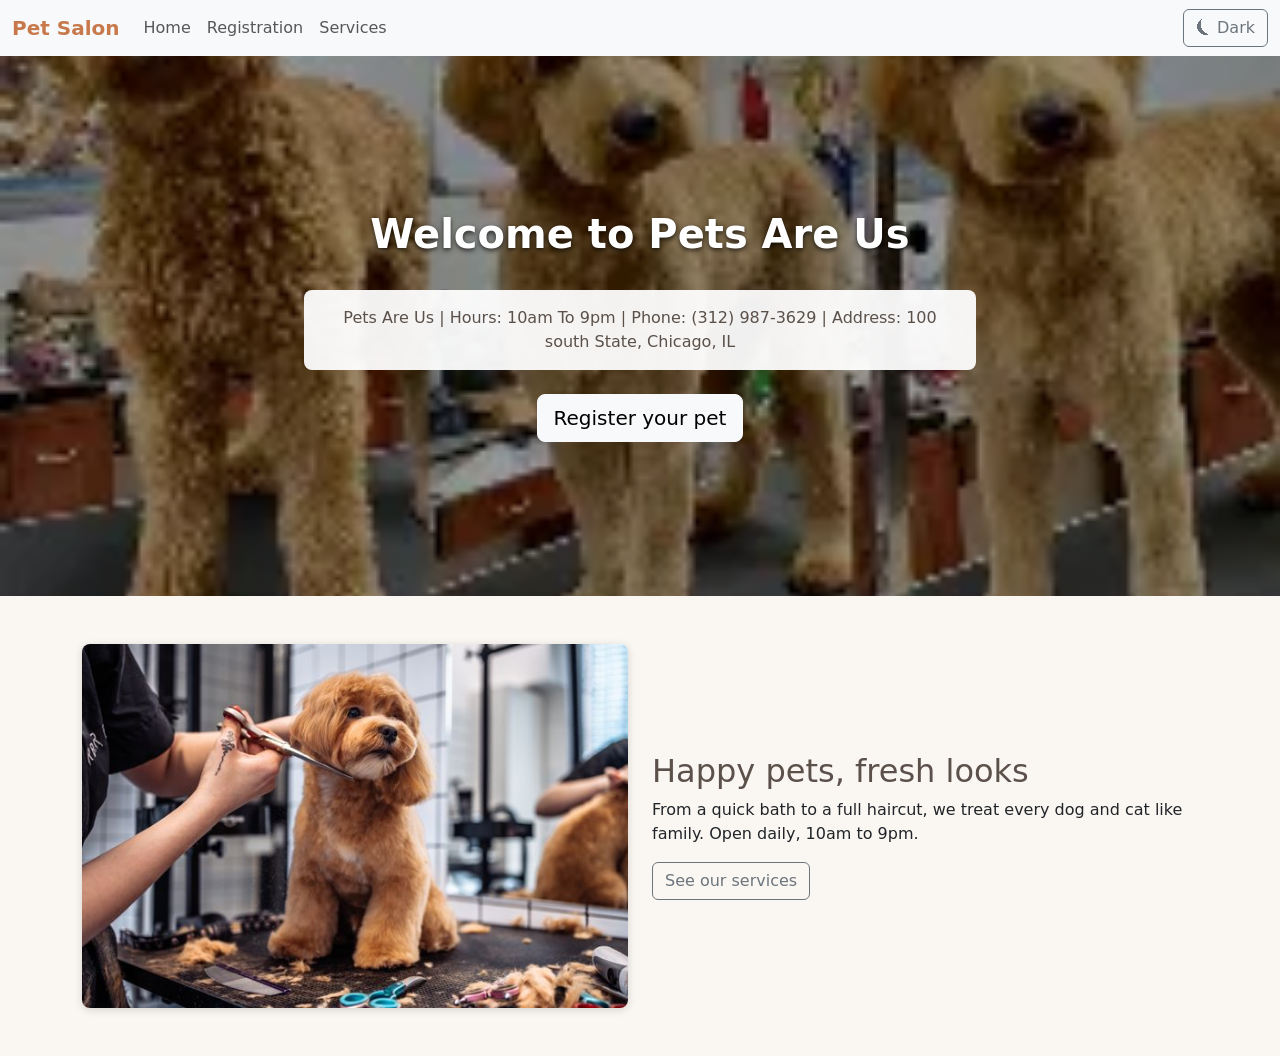
<file: index.html>
<!DOCTYPE html>
<html lang="en">
<head>
    <meta charset="UTF-8">
    <meta name="viewport" content="width=device-width, initial-scale=1.0">
    <link href="https://cdn.jsdelivr.net/npm/bootstrap@5.3.8/dist/css/bootstrap.min.css" rel="stylesheet" integrity="sha384-sRIl4kxILFvY47J16cr9ZwB07vP4J8+LH7qKQnuqkuIAvNWLzeN8tE5YBujZqJLB" crossorigin="anonymous">
    <link rel="stylesheet" href="styles/style.css">

    <script src="scripts/theme.js"></script>
    <title>Home</title>
</head>
<body>
    <nav class="navbar navbar-expand-lg bg-body-tertiary">
  <div class="container-fluid">
    <a class="navbar-brand" href="index.html">Pet Salon</a>
    <button class="navbar-toggler" type="button" data-bs-toggle="collapse" data-bs-target="#navbarNav" aria-controls="navbarNav" aria-expanded="false" aria-label="Toggle navigation">
      <span class="navbar-toggler-icon"></span>
    </button>
    <div class="collapse navbar-collapse" id="navbarNav">
      <ul class="navbar-nav">
        <li class="nav-item">
          <a class="nav-link "  href="index.html">Home</a>
        </li>
        <li class="nav-item">
          <a class="nav-link" href="Registration.html">Registration</a>
        </li>
        <li class="nav-item">
          <a class="nav-link" href="Services.html">Services</a>
        </li>
      </ul>
      <button id="themeToggle" class="btn btn-outline-secondary ms-auto" type="button">⏾ Dark</button>
    </div>
  </div>
</nav>
<header class="hero">
    <h1>Welcome to Pets Are Us</h1>
    <p id="p" class="salon-info"></p>
    <a class="btn btn-lg btn-light" href="Registration.html">Register your pet</a>
</header>

<section class="container py-5">
    <div class="row align-items-center g-4">
        <div class="col-12 col-md-6">
            <img class="about-photo" src="images/dog.jpg" alt="Groomer trimming a poodle with scissors">
        </div>
        <div class="col-12 col-md-6">
            <h2 class="services-title">Happy pets, fresh looks</h2>
            <p>From a quick bath to a full haircut, we treat every dog and cat like family. Open daily, 10am to 9pm.</p>
            <a class="btn btn-outline-secondary" href="Services.html">See our services</a>
        </div>
    </div>
</section>
    
<!-- Bootstrap -->
 <script src="https://cdn.jsdelivr.net/npm/bootstrap@5.3.8/dist/js/bootstrap.bundle.min.js" integrity="sha384-FKyoEForCGlyvwx9Hj09JcYn3nv7wiPVlz7YYwJrWVcXK/BmnVDxM+D2scQbITxI" crossorigin="anonymous"></script>
 <script src="./scripts/salon.js"></script>
</body>
</html>
</file>
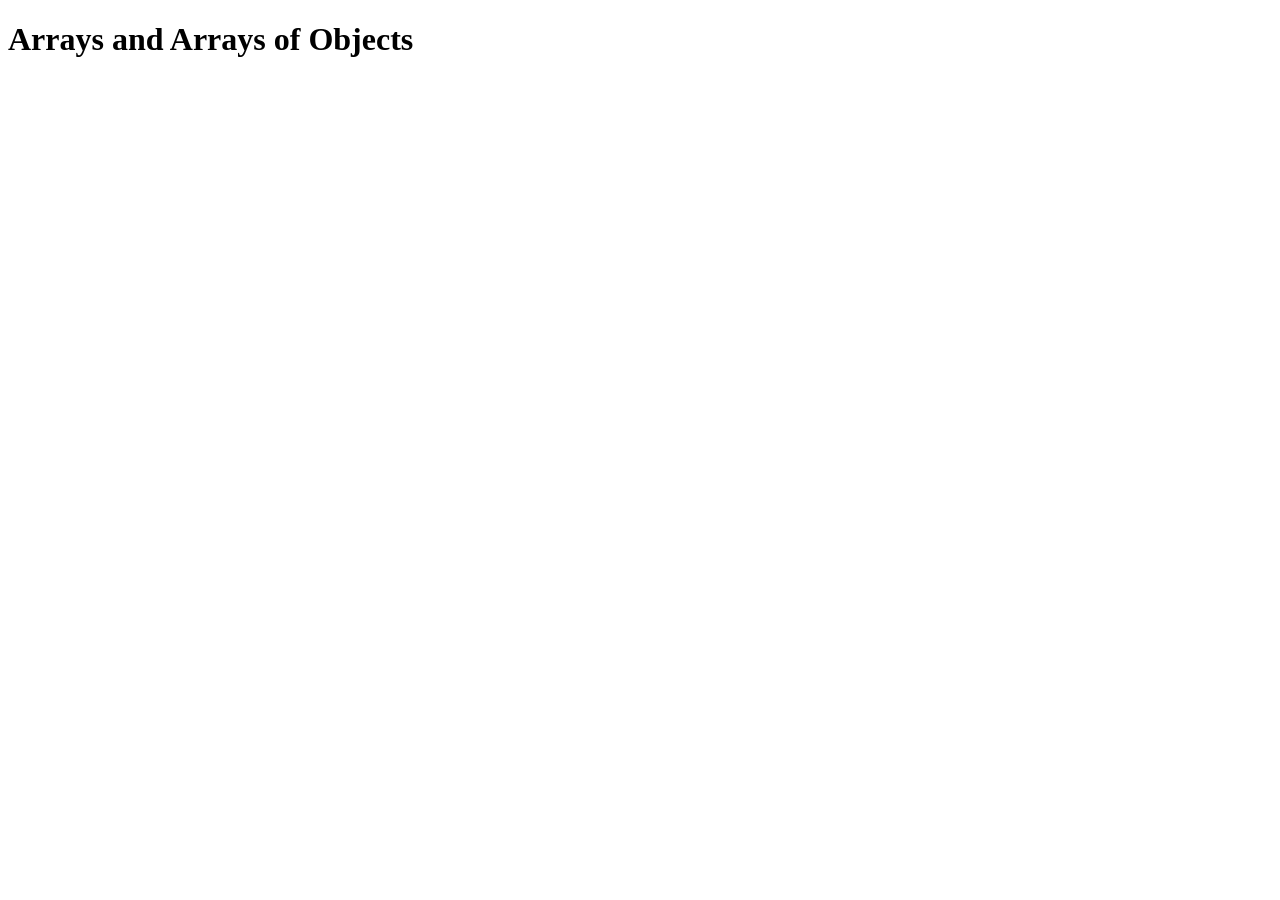
<file: 104-arrays.html>
<!DOCTYPE html>
<html lang="en">
<head>
    <meta charset="UTF-8">
    <meta name="viewport" content="width=device-width, initial-scale=1.0">
    <title>104-arrays</title>
</head>
<body>

    <h1>Arrays and Arrays of Objects</h1>
    <script src="./scripts/104-arrays.js"></script>
</body>
</html>
</file>
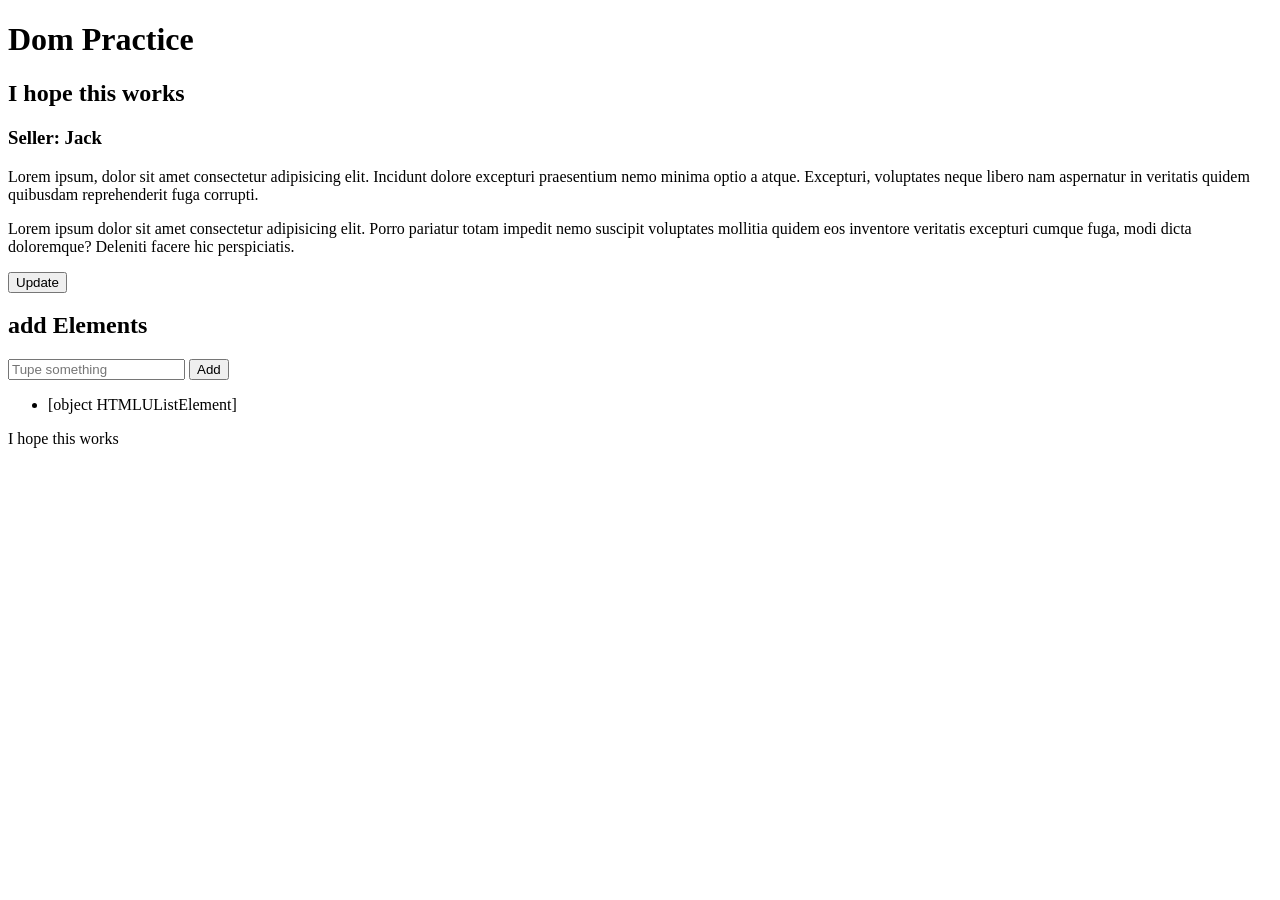
<file: 104-dom.html>
<!DOCTYPE html>
<html lang="en">
<head>
    <meta charset="UTF-8">
    <meta name="viewport" content="width=device-width, initial-scale=1.0">
    <title>Dom-Practice</title>
</head>
<body>

    <h1>Dom Practice</h1>
    <Section>
        <h2 id="title">Getting Elements</h2>

        <h3 id="name">Seller: Jack</h3>

        <p class="text">Lorem ipsum, dolor sit amet consectetur adipisicing elit. Incidunt dolore excepturi praesentium nemo minima optio a atque. Excepturi, voluptates neque libero nam aspernatur in veritatis quidem quibusdam reprehenderit fuga corrupti.</p>

        <p class="text">Lorem ipsum dolor sit amet consectetur adipisicing elit. Porro pariatur totam impedit nemo suscipit voluptates mollitia quidem eos inventore veritatis excepturi cumque fuga, modi dicta doloremque? Deleniti facere hic perspiciatis.</p>

        <button onclick="update()">Update</button>

    </Section>

    <section>
        <h2>add Elements</h2>

        <input id="text" type="text" placeholder="Tupe something">
        <button onclick="add()">Add</button>

        <ul id="list">



        </ul>
    </section>

    <script src="./scripts/104-dom.js"></script>
</body>
</html>
</file>
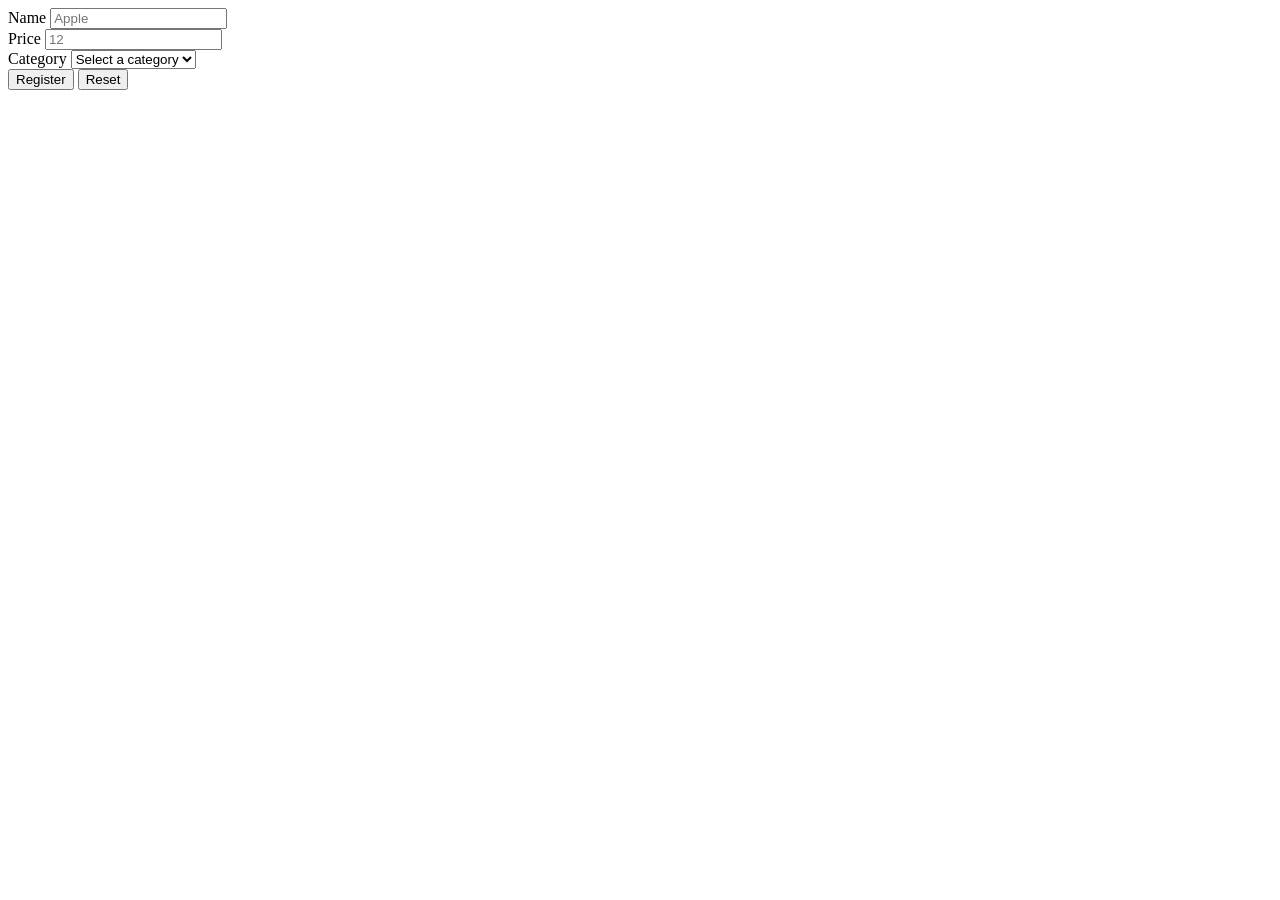
<file: scripts/104-form.html>
<!DOCTYPE html>
<html lang="en">
<head>
    <meta charset="UTF-8">
    <meta name="viewport" content="width=device-width, initial-scale=1.0">
    <title>Document</title>
</head>
<body>

    <form class="bg-light p-4 border rounded mt-4">

            <div class="mb-3">
                <label class="form-label">Name</label>
                <input class="form-control" type="text" id="productName" placeholder="Apple">
            </div>

            <div class="mb-3">
                <label class="form-label">Price</label>
                <input class="form-control" type="number" id="producePrice" placeholder="12">
            </div>

            <div class="mb-3">
                <label class="form-label">Category</label>
                <select class="form-select" id="">

                    <option value="">Select a category</option>
                    <option value="fruits">Fuits</option>
                    <option value="electronics">Electronics</option>
                </select>

            </div>

            <div class="d-flex justify-content-end gap-3">
                <button class="btn btn-primary" type="submit">Register</button>
                <button class="btn btn-secondary" type="reset">Reset</button>
            </div>

        </form>












    
</body>
</html>
</file>
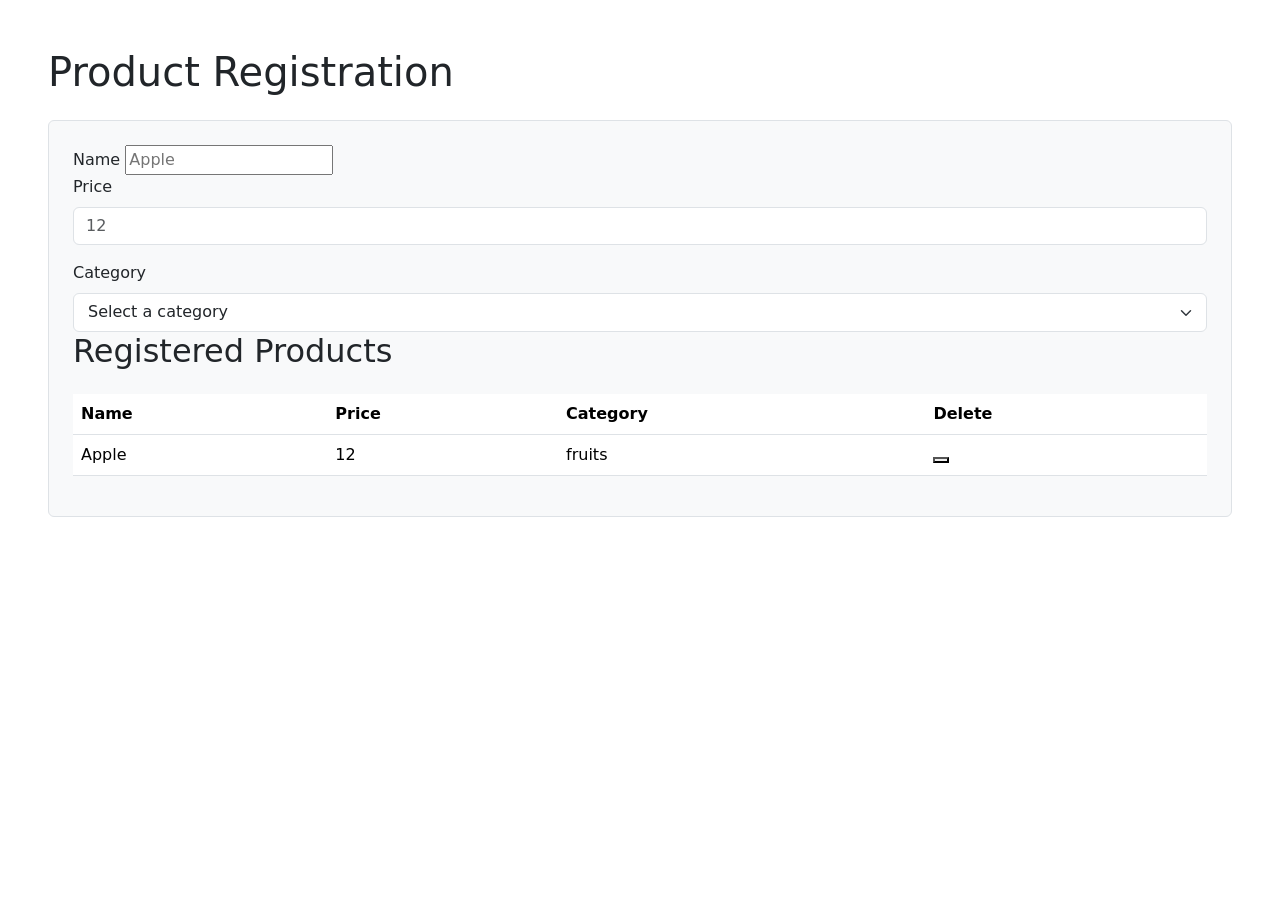
<file: scripts/104-forms.html>
<!DOCTYPE html>
<html lang="en">
<head>
    <meta charset="UTF-8">
    <meta name="viewport" content="width=device-width, initial-scale=1.0">
     <link href="https://cdn.jsdelivr.net/npm/bootstrap@5.3.8/dist/css/bootstrap.min.css" rel="stylesheet" integrity="sha384-sRIl4kxILFvY47J16cr9ZwB07vP4J8+LH7qKQnuqkuIAvNWLzeN8tE5YBujZqJLB" crossorigin="anonymous">

    <title>Forms</title>
  
</head>
<body>

    <section class="m-5">
        <h1>Product Registration</h1>

        <form class="bg-light p-4 border rounded mt-4">

            <div>
                <label>Name</label>
                <input type="text" id""" placeholder="Apple">
            </div>

            <div class="mb-3">
                <label class="form-label">Price</label>
                <input class="form-control" type="number" id="" placeholder="12">
            </div>

            <div class="mb-3">
                <label class="form-label">Category</label>

                <section class="form-select" id="">
                    <option value="">Select a category</option>



                </section>
                <section>
                    <h2>Registered Products</h2>

                    <table class="table mt-4">
                        <tr>
                            <th>Name</th>
                            <th>Price</th>
                            <th>Category</th>
                            <th>Delete</th>
                        </tr>
                        <tbody>
                        <tr>
                            <td>Apple</td>
                            <td>12</td>
                            <td>fruits</td>
                            <td><button class="btn</td>
                        </tr>
                        </tbody>





                    </table>





                </section>



            </div>

            <div>
                <button class="btn btn-primary" type="submit"></button>




            </div>





        </form>


    </section>
    

    

    
    <script src=""></script>
    
</body>
</html>
</file>
<file: styles/style.css>
/* ===== Shared site colors ===== */
:root {
    --salon-brown: #5b514a;
    --salon-accent: #c8794b;
    --salon-cream: #faf6f1;
}

body {
    background-color: var(--salon-cream);
}

.navbar-brand {
    font-weight: 700;
    color: var(--salon-accent);
}

/* Used by the "Apply CSS class" demo in 105-jquery-intro */
.my-class {
    color: blue;
    border: 1px solid blue;
    padding: 20px;
}

/* ===== Home page ===== */
.hero {
    min-height: 60vh;
    display: flex;
    flex-direction: column;
    align-items: center;
    justify-content: center;
    gap: 1.5rem;
    padding: 3rem 1rem;
    text-align: center;
    color: white;
    background-color: var(--salon-brown);
    background-image:
        linear-gradient(rgba(0, 0, 0, 0.4), rgba(0, 0, 0, 0.4)),
        url("../images/threedogs.webp");
    background-size: cover;
    background-position: center;
}

.hero h1 {
    font-weight: 700;
    text-shadow: 0 2px 5px rgba(0, 0, 0, 0.7);
}

.salon-info {
    max-width: 42rem;
    margin: 0;
    padding: 1rem 1.5rem;
    border-radius: 0.5rem;
    color: var(--salon-brown);
    background-color: rgba(255, 255, 255, 0.94);
}

.about-photo {
    width: 100%;
    border-radius: 0.5rem;
    box-shadow: 0 2px 8px rgba(0, 0, 0, 0.15);
}

/* ===== Registration page ===== */
.registration-page {
    min-height: 100vh;
    background-color: var(--salon-brown);
    background-image:
        linear-gradient(rgba(0, 0, 0, 0.35), rgba(0, 0, 0, 0.35)),
        url("../images/threedogs.webp");
    background-size: cover;
    background-position: center;
    background-repeat: no-repeat;
}

.registration-title {
    color: white;
    text-shadow: 0 2px 5px rgba(0, 0, 0, 0.7);
}

.registration-form {
    max-width: 42rem;
    background-color: rgba(255, 255, 255, 0.94);
}

/* ===== Services page ===== */
.services-title {
    color: var(--salon-brown);
}

.service-photo {
    width: 100%;
    height: 160px;
    object-fit: cover;
    border-radius: 0.5rem;
    box-shadow: 0 2px 8px rgba(0, 0, 0, 0.15);
}

/* ===== Dark mode (toggled by scripts/theme.js) ===== */
[data-bs-theme="dark"] body {
    background-color: var(--bs-body-bg);
}

[data-bs-theme="dark"] .services-title {
    color: var(--salon-accent);
}

[data-bs-theme="dark"] .salon-info {
    color: var(--bs-body-color);
    background-color: rgba(33, 37, 41, 0.94);
}

[data-bs-theme="dark"] .registration-form {
    background-color: rgba(33, 37, 41, 0.94);
}

/* "border-dark" inputs would vanish on a dark background */
[data-bs-theme="dark"] .registration-form .border-dark {
    border-color: var(--bs-border-color) !important;
}
</file>
